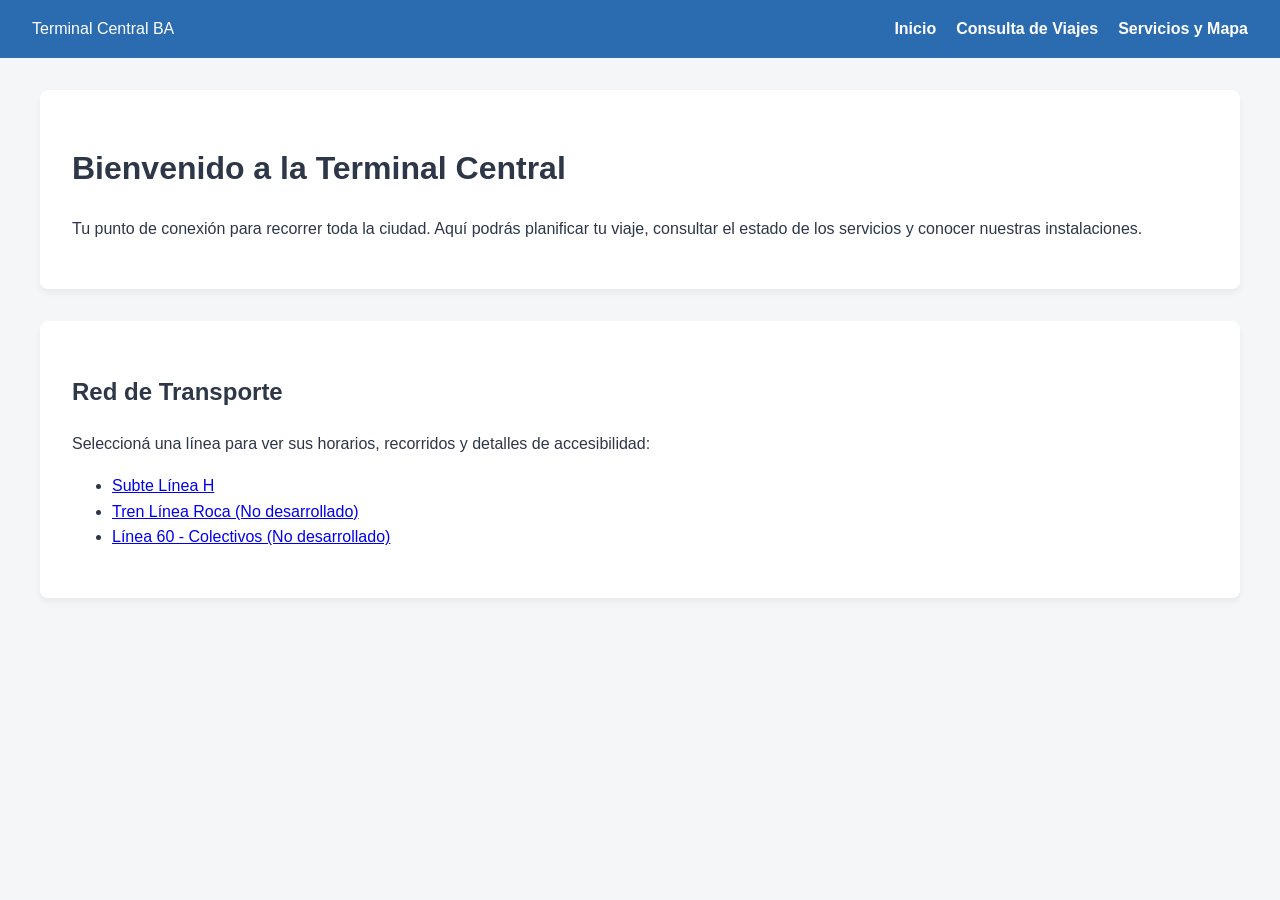
<file: index.html>
<!DOCTYPE html>
<html lang="es">
<head>
    <meta charset="UTF-8">
    <title>Terminal Central - Inicio</title>
    <link rel="stylesheet" href="style-centro.css">
</head>
<body>
    <header>
        <div class="logo">Terminal Central BA</div>
        <nav>
            <ul>
                <li><a href="index.html">Inicio</a></li>
                <li><a href="viajes.html">Consulta de Viajes</a></li>
                <li><a href="servicios.html">Servicios y Mapa</a></li>
            </ul>
        </nav>
    </header>

    <main>
        <div class="tarjeta">
            <h1>Bienvenido a la Terminal Central</h1>
            <p>Tu punto de conexión para recorrer toda la ciudad. Aquí podrás planificar tu viaje, consultar el estado de los servicios y conocer nuestras instalaciones.</p>
        </div>

        <div class="tarjeta">
            <h2>Red de Transporte</h2>
            <p>Seleccioná una línea para ver sus horarios, recorridos y detalles de accesibilidad:</p>
            <ul>
                <li><a href="https://kevinl129.github.io/tp-transporte-DYDW/" target="_blank">Subte Línea H</a></li>
                <li><a href="LINK_TREN" target="_blank">Tren Línea Roca (No desarrollado)</a></li>
                <li><a href="LINK_COLECTIVOS" target="_blank">Línea 60 - Colectivos (No desarrollado)</a></li>
            </ul>
        </div>
    </main>
</body>
</html>
</file>
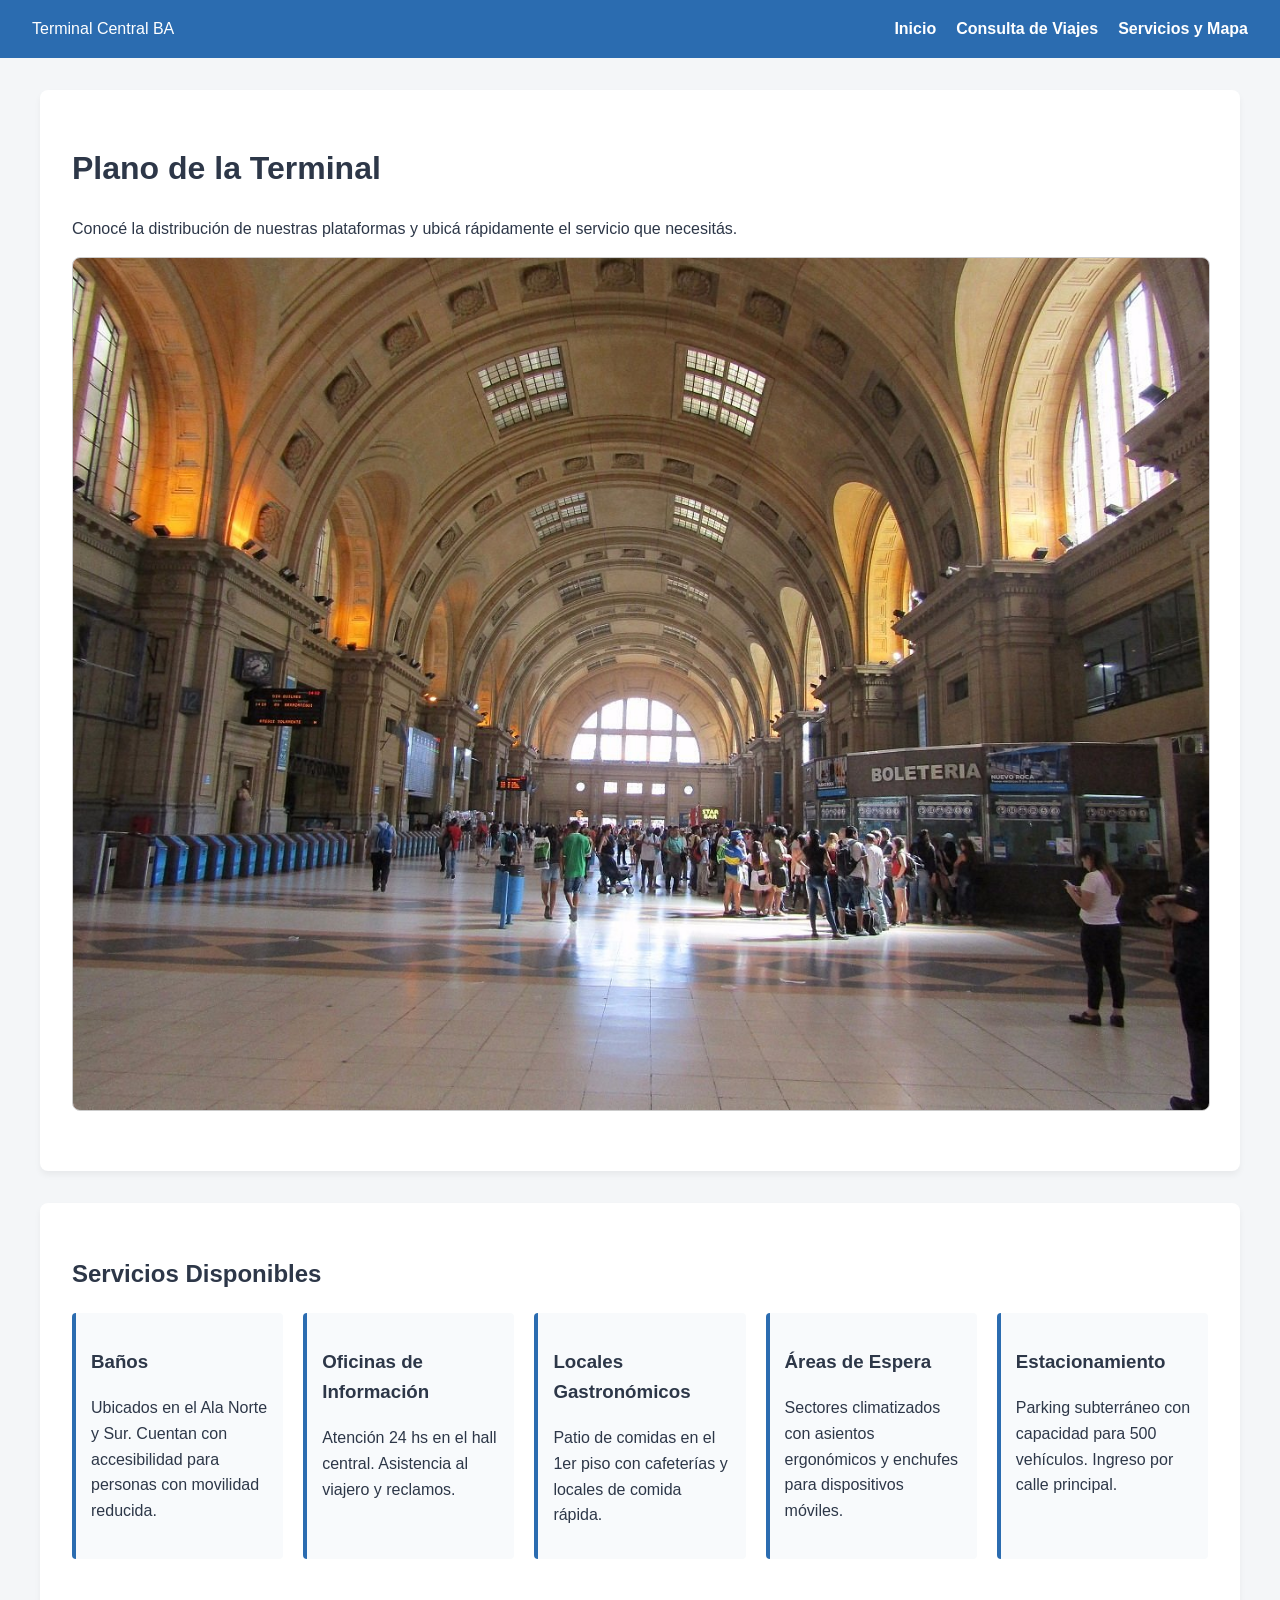
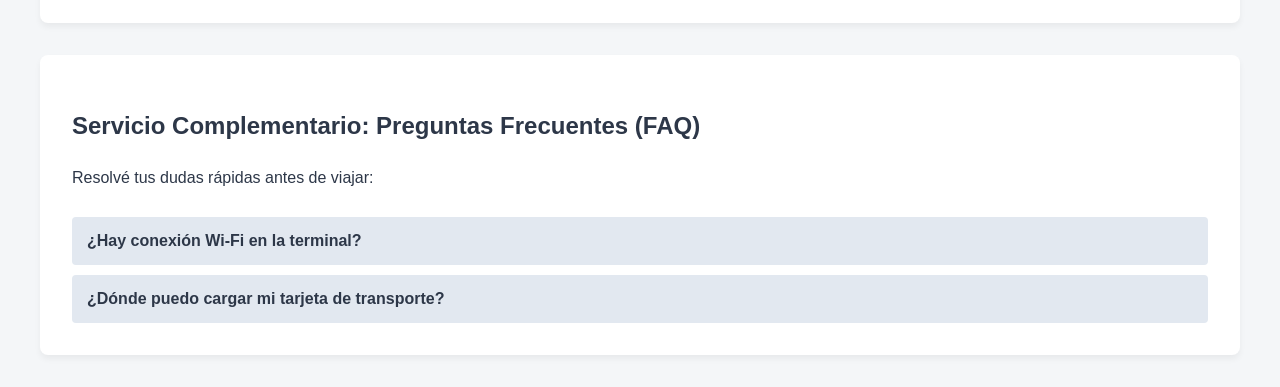
<file: servicios.html>
<!DOCTYPE html>
<html lang="es">
<head>
    <meta charset="UTF-8">
    <title>Terminal Central - Servicios y Mapa</title>
    <link rel="stylesheet" href="style-centro.css">
    <script src="servicios.js" defer></script>
</head>
<body>
    <header>
        <div class="logo">Terminal Central BA</div>
        <nav>
            <ul>
                <li><a href="index.html">Inicio</a></li>
                <li><a href="viajes.html">Consulta de Viajes</a></li>
                <li><a href="servicios.html">Servicios y Mapa</a></li>
            </ul>
        </nav>
    </header>

    <main>
        <div class="tarjeta">
            <h1>Plano de la Terminal</h1>
            <p>Conocé la distribución de nuestras plataformas y ubicá rápidamente el servicio que necesitás.</p>
            
            <img src="img/estacion-constitucion.jpg" alt="Plano de la Terminal Central" class="mapa-terminal">
        </div>

        <div class="tarjeta">
            <h2>Servicios Disponibles</h2>
            <div class="grid-servicios">
                <div class="servicio-card">
                    <h3>Baños</h3>
                    <p>Ubicados en el Ala Norte y Sur. Cuentan con accesibilidad para personas con movilidad reducida.</p>
                </div>
                <div class="servicio-card">
                    <h3>Oficinas de Información</h3>
                    <p>Atención 24 hs en el hall central. Asistencia al viajero y reclamos.</p>
                </div>
                <div class="servicio-card">
                    <h3>Locales Gastronómicos</h3>
                    <p>Patio de comidas en el 1er piso con cafeterías y locales de comida rápida.</p>
                </div>
                <div class="servicio-card">
                    <h3>Áreas de Espera</h3>
                    <p>Sectores climatizados con asientos ergonómicos y enchufes para dispositivos móviles.</p>
                </div>
                <div class="servicio-card">
                    <h3>Estacionamiento</h3>
                    <p>Parking subterráneo con capacidad para 500 vehículos. Ingreso por calle principal.</p>
                </div>
            </div>
        </div>

        <div class="tarjeta">
            <h2>Servicio Complementario: Preguntas Frecuentes (FAQ)</h2>
            <p>Resolvé tus dudas rápidas antes de viajar:</p>

            <button class="faq-pregunta">¿Hay conexión Wi-Fi en la terminal?</button>
            <div class="faq-respuesta">
                <p>Sí, ofrecemos Wi-Fi público y gratuito de alta velocidad en todas las áreas de espera y locales gastronómicos.</p>
            </div>

            <button class="faq-pregunta">¿Dónde puedo cargar mi tarjeta de transporte?</button>
            <div class="faq-respuesta">
                <p>Las terminales de autogestión para recarga se encuentran distribuidas frente a los andenes de salida y al lado de la Oficina de Información.</p>
            </div>
        </div>
    </main>
</body>
</html>
</file>
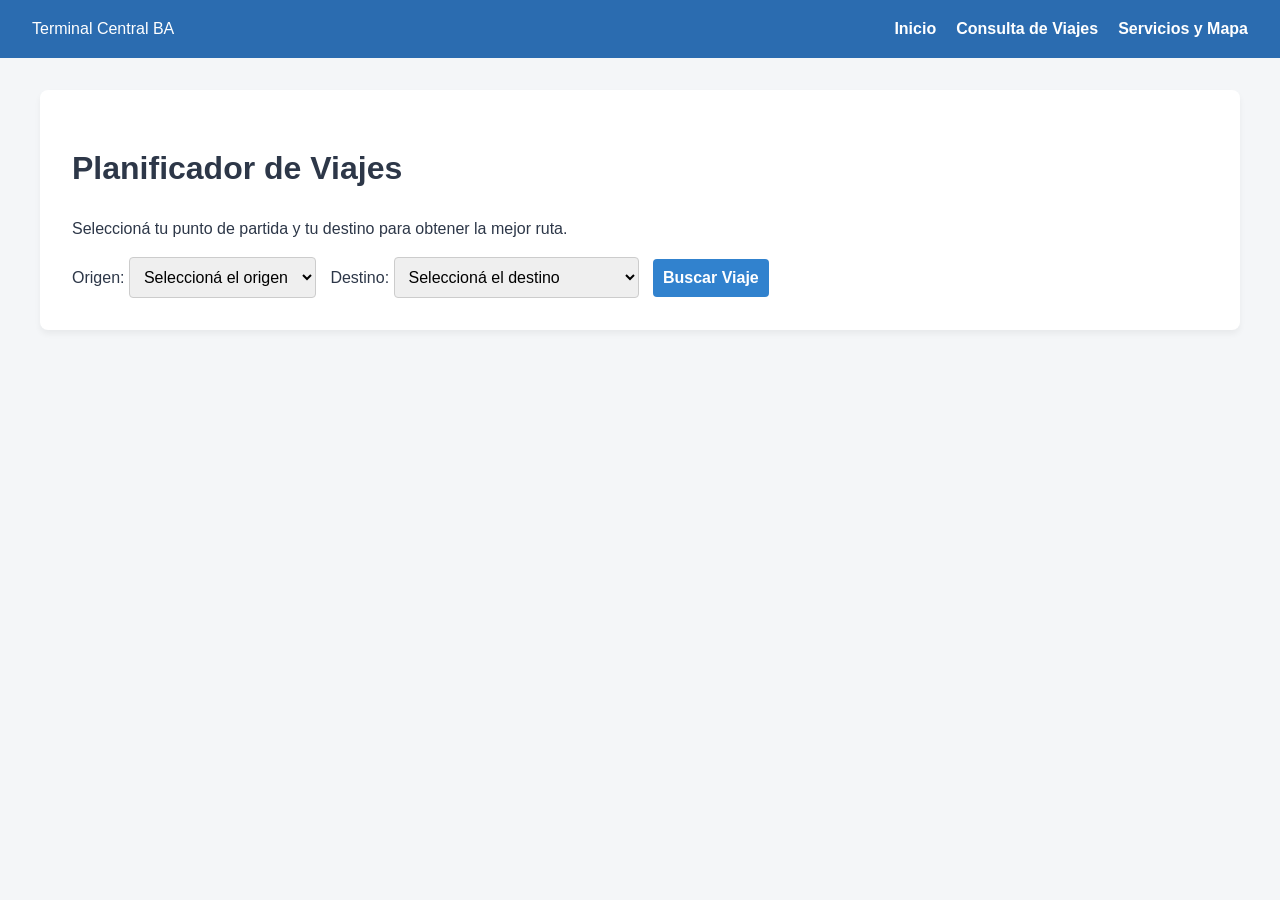
<file: viajes.html>
<!DOCTYPE html>
<html lang="es">
<head>
    <meta charset="UTF-8">
    <title>Terminal Central - Consulta de Viajes</title>
    <link rel="stylesheet" href="style-centro.css">
</head>
<body>
    <script src="viajes.js"></script>
    <header>
        <div class="logo">Terminal Central BA</div>
        <nav>
            <ul>
                <li><a href="index.html">Inicio</a></li>
                <li><a href="viajes.html">Consulta de Viajes</a></li>
                <li><a href="servicios.html">Servicios y Mapa</a></li>
            </ul>
        </nav>
    </header>

    <main>
        <div class="tarjeta">
            <h1>Planificador de Viajes</h1>
            <p>Seleccioná tu punto de partida y tu destino para obtener la mejor ruta.</p>
            
            <form id="form-viajes" onsubmit="buscarViaje(event)">
                <label for="origen">Origen:</label>
                <select id="origen" required>
                    <option value="" disabled selected>Seleccioná el origen</option>
                    <option value="terminal">Terminal Central</option>
                    <option value="hospitales">Hospitales (Sur)</option>
                </select>

                <label for="destino">Destino:</label>
                <select id="destino" required>
                    <option value="" disabled selected>Seleccioná el destino</option>
                    <option value="facultad">Facultad de Derecho (Norte)</option>
                    <option value="terminal">Terminal Central</option>
                </select>

                <button type="submit">Buscar Viaje</button>
            </form>
        </div>

        <div id="resultado-busqueda" class="tarjeta" style="display: none;"></div>
    </main>

</body>
</html>
</file>
<file: style-centro.css>
:root {
    --bg-main: #f4f6f8;
    --text-main: #2d3748;
    --primary-color: #2b6cb0; 
    --secondary-color: #e2e8f0;
    --accent-color: #3182ce;
    --card-bg: #ffffff;
    --border-radius: 8px;
}

body {
    font-family: 'Inter', -apple-system, sans-serif;
    background-color: var(--bg-main);
    color: var(--text-main);
    margin: 0;
    line-height: 1.6;
}

header {
    background-color: var(--primary-color);
    color: white;
    padding: 1rem 2rem;
    display: flex;
    justify-content: space-between;
    align-items: center;
}

nav ul {
    list-style: none;
    display: flex;
    gap: 20px;
    margin: 0;
    padding: 0;
}

nav a {
    color: white;
    text-decoration: none;
    font-weight: 600;
}

nav a:hover {
    text-decoration: underline;
}

main {
    max-width: 1200px;
    margin: 2rem auto;
    padding: 0 1rem;
}

.tarjeta {
    background: var(--card-bg);
    border-radius: var(--border-radius);
    padding: 2rem;
    box-shadow: 0 4px 6px rgba(0,0,0,0.05);
    margin-bottom: 2rem;
}

/* Estilos específicos para formularios y botones */
select, button {
    padding: 10px;
    border-radius: 4px;
    border: 1px solid #ccc;
    font-size: 1rem;
    margin-right: 10px;
}

button {
    background-color: var(--accent-color);
    color: white;
    border: none;
    cursor: pointer;
    font-weight: bold;
}

button:hover {
    background-color: var(--primary-color);
}

 .mapa-terminal {
            width: 100%;
            height: auto;
            border-radius: var(--border-radius);
            border: 1px solid #ccc;
            margin-bottom: 20px;
        }
        .grid-servicios {
            display: grid;
            grid-template-columns: repeat(auto-fit, minmax(200px, 1fr));
            gap: 20px;
            margin-bottom: 2rem;
        }
        .servicio-card {
            background: #f8fafc;
            padding: 15px;
            border-left: 4px solid var(--primary-color);
            border-radius: 4px;
        }
        .faq-pregunta {
            background-color: var(--secondary-color);
            color: var(--text-main);
            cursor: pointer;
            padding: 15px;
            width: 100%;
            text-align: left;
            border: none;
            outline: none;
            font-weight: bold;
            font-size: 1rem;
            margin-top: 10px;
            border-radius: 4px;
        }
        .faq-respuesta {
            padding: 0 15px;
            background-color: white;
            display: none;
            overflow: hidden;
            border: 1px solid var(--secondary-color);
            border-top: none;
        }
</file>
